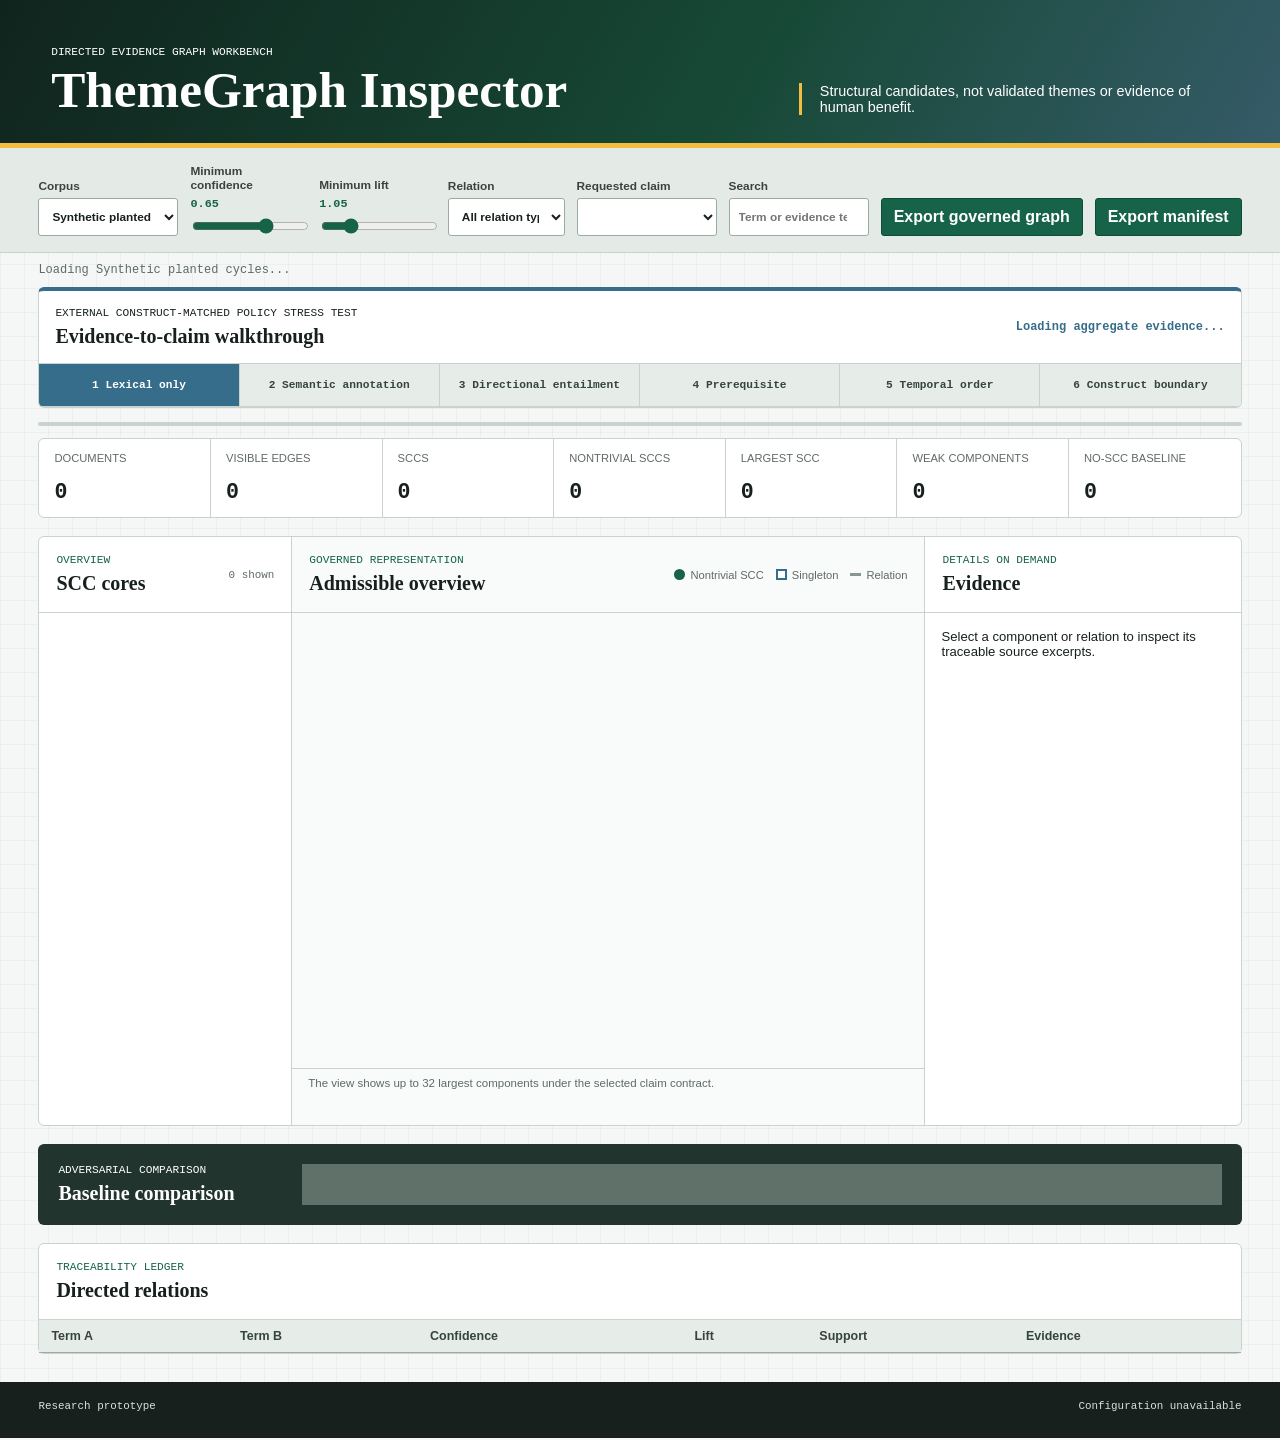
<file: index.html>
<!doctype html>
<html lang="en">
<head>
  <meta charset="utf-8">
  <meta http-equiv="refresh" content="0; url=prototype/index.html">
  <title>ThemeGraph Inspector</title>
  <link rel="canonical" href="prototype/index.html">
</head>
<body>
  <p>Redirecting to the <a href="prototype/index.html">ThemeGraph Inspector</a>...</p>
</body>
</html>
</file>
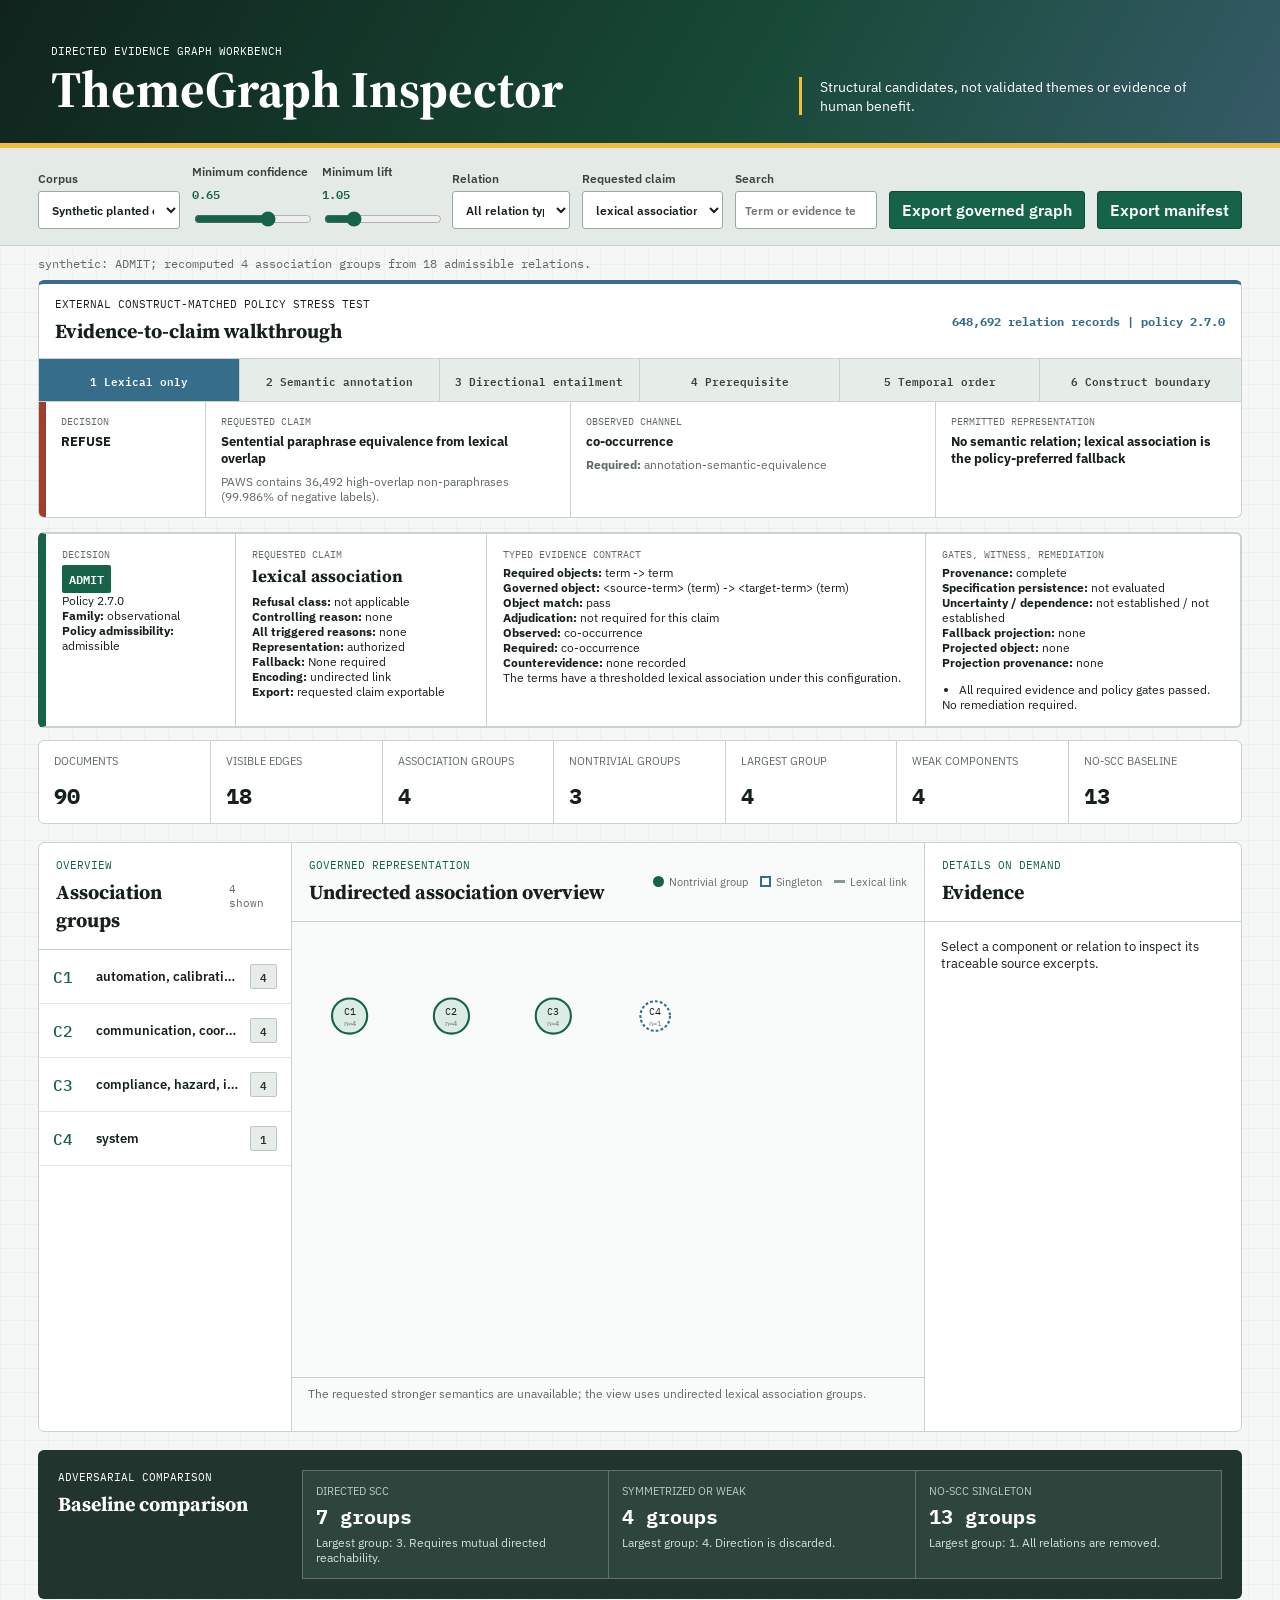
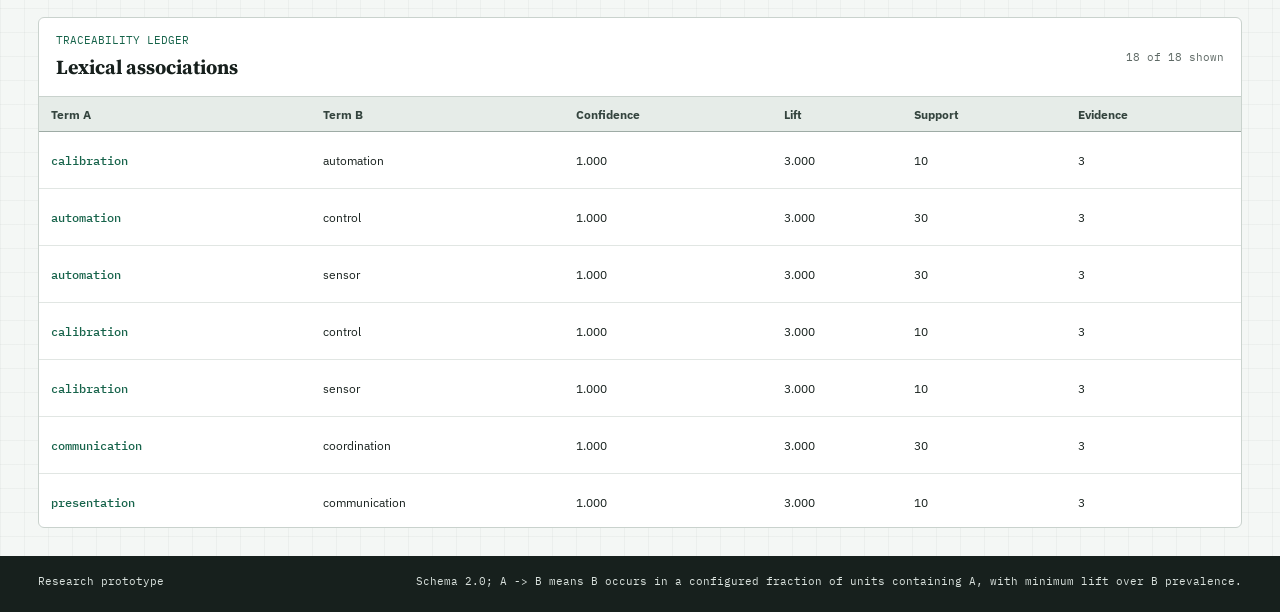
<file: prototype/index.html>
<!doctype html>
<html lang="en">
<head>
  <meta charset="utf-8">
  <meta name="viewport" content="width=device-width, initial-scale=1">
  <meta name="description" content="Inspectable directed evidence graph research prototype">
  <title>ThemeGraph Inspector</title>
  <link rel="preconnect" href="https://fonts.googleapis.com">
  <link rel="preconnect" href="https://fonts.gstatic.com" crossorigin>
  <link href="https://fonts.googleapis.com/css2?family=IBM+Plex+Mono:wght@400;500&amp;family=IBM+Plex+Sans:wght@400;500;600&amp;family=Source+Serif+4:opsz,wght@8..60,650&amp;display=swap" rel="stylesheet">
  <link rel="stylesheet" href="styles.css">
</head>
<body>
  <header class="masthead">
    <div>
      <p class="eyebrow">Directed evidence graph workbench</p>
      <h1>ThemeGraph Inspector</h1>
    </div>
    <p class="claim-warning">Structural candidates, not validated themes or evidence of human benefit.</p>
  </header>

  <main>
    <section class="control-band" aria-labelledby="controls-heading">
      <h2 id="controls-heading" class="sr-only">Analysis controls</h2>
      <label class="corpus-control">Corpus
        <select id="corpus-select"></select>
      </label>
      <label>Minimum confidence <output id="confidence-output" for="confidence">0.65</output>
        <input id="confidence" type="range" min="0" max="1" value="0.65" step="0.01">
      </label>
      <label>Minimum lift <output id="lift-output" for="lift">1.05</output>
        <input id="lift" type="range" min="0.5" max="3" value="1.05" step="0.05">
      </label>
      <label>Relation
        <select id="relation-select"><option value="all">All relation types</option></select>
      </label>
      <label>Requested claim
        <select id="claim-select"></select>
      </label>
      <label>Search
        <input id="search" type="search" placeholder="Term or evidence text">
      </label>
      <button id="export-button" type="button" title="The active certificate governs this export">Export governed graph</button>
      <button id="manifest-button" type="button">Export manifest</button>
    </section>

    <div id="status" class="status" role="status" aria-live="polite">Loading analysis...</div>

    <section class="validation-workbench" aria-labelledby="validation-heading">
      <div class="validation-heading">
        <div>
          <p class="eyebrow">External construct-matched policy stress test</p>
          <h2 id="validation-heading">Evidence-to-claim walkthrough</h2>
        </div>
        <strong id="validation-count">Loading aggregate evidence...</strong>
      </div>
      <div class="walkthrough-tabs" role="tablist" aria-label="Evidence contract states">
        <button type="button" role="tab" aria-selected="true" data-walkthrough="lexical">1 Lexical only</button>
        <button type="button" role="tab" aria-selected="false" data-walkthrough="semantic">2 Semantic annotation</button>
        <button type="button" role="tab" aria-selected="false" data-walkthrough="entailment">3 Directional entailment</button>
        <button type="button" role="tab" aria-selected="false" data-walkthrough="prerequisite">4 Prerequisite</button>
        <button type="button" role="tab" aria-selected="false" data-walkthrough="temporal">5 Temporal order</button>
        <button type="button" role="tab" aria-selected="false" data-walkthrough="boundary">6 Construct boundary</button>
      </div>
      <div id="walkthrough-content" class="walkthrough-content" role="tabpanel"></div>
    </section>

    <section id="certificate-panel" class="certificate-panel" aria-label="Executable claim-admissibility contract"></section>

    <section class="metric-band" aria-label="Current structural metrics">
      <div><span>Documents</span><strong id="metric-documents">0</strong></div>
      <div><span>Visible edges</span><strong id="metric-edges">0</strong></div>
      <div><span id="metric-sccs-label">SCCs</span><strong id="metric-sccs">0</strong></div>
      <div><span id="metric-nontrivial-label">Nontrivial SCCs</span><strong id="metric-nontrivial">0</strong></div>
      <div><span id="metric-largest-label">Largest SCC</span><strong id="metric-largest">0</strong></div>
      <div><span>Weak components</span><strong id="metric-weak">0</strong></div>
      <div><span>No-SCC baseline</span><strong id="metric-singletons">0</strong></div>
    </section>

    <section class="workspace" aria-label="Graph analysis workspace">
      <aside class="component-panel" aria-labelledby="components-heading">
        <div class="panel-heading">
          <div>
            <p class="eyebrow">Overview</p>
            <h2 id="components-heading">SCC cores</h2>
          </div>
          <span id="component-count" class="count-label">0 shown</span>
        </div>
        <ol id="component-list" class="component-list"></ol>
      </aside>

      <section class="graph-panel" aria-labelledby="graph-heading">
        <div class="panel-heading">
          <div>
            <p id="graph-eyebrow" class="eyebrow">Governed representation</p>
            <h2 id="graph-heading">Admissible overview</h2>
          </div>
          <div class="legend" aria-label="Graph legend">
            <span><i class="legend-core"></i><span id="legend-core-label">Nontrivial SCC</span></span>
            <span><i class="legend-single"></i>Singleton</span>
            <span><i id="legend-relation-mark" class="legend-relation"></i><span id="legend-relation-label">Relation</span></span>
          </div>
        </div>
        <svg id="graph-view" viewBox="0 0 900 520" role="img" aria-labelledby="graph-title graph-description">
          <title id="graph-title">Condensation graph of filtered strongly connected components</title>
          <desc id="graph-description">Components are labeled C1 onward. The selected claim certificate governs whether direction may be shown. Shape and text distinguish component types without relying on color.</desc>
        </svg>
        <p id="graph-note" class="graph-note">The view shows up to 32 largest components under the selected claim contract.</p>
      </section>

      <aside class="detail-panel" aria-labelledby="detail-heading">
        <div class="panel-heading">
          <div>
            <p class="eyebrow">Details on demand</p>
            <h2 id="detail-heading">Evidence</h2>
          </div>
        </div>
        <div id="detail-content" class="detail-content">
          <p>Select a component or relation to inspect its traceable source excerpts.</p>
        </div>
      </aside>
    </section>

    <section class="comparison-band" aria-labelledby="comparison-heading">
      <div>
        <p class="eyebrow">Adversarial comparison</p>
        <h2 id="comparison-heading">Baseline comparison</h2>
      </div>
      <div id="comparison-content" class="comparison-grid"></div>
    </section>

    <section class="edge-section" aria-labelledby="edges-heading">
      <div class="panel-heading">
        <div>
          <p class="eyebrow">Traceability ledger</p>
          <h2 id="edges-heading">Directed relations</h2>
        </div>
        <span id="edge-count" class="count-label"></span>
      </div>
      <div class="table-wrap">
        <table>
          <thead><tr><th id="edge-source-heading">Term A</th><th id="edge-target-heading">Term B</th><th>Confidence</th><th>Lift</th><th>Support</th><th>Evidence</th></tr></thead>
          <tbody id="edge-table"></tbody>
        </table>
      </div>
    </section>
  </main>

  <footer>
    <span>Research prototype</span>
    <span id="configuration-note">Configuration unavailable</span>
  </footer>
  <script src="app.js"></script>
</body>
</html>
</file>
<file: prototype/styles.css>
:root {
  --ink: #17201d;
  --muted: #5f6a66;
  --paper: #f4f7f5;
  --surface: #ffffff;
  --line: #c9d2cd;
  --green: #16634a;
  --green-soft: #dcece5;
  --red: #a13d2d;
  --yellow: #f0bd3e;
  --blue: #356d8a;
  --focus: #005fcc;
  --radius: 6px;
}

* { box-sizing: border-box; }

body {
  margin: 0;
  color: var(--ink);
  background-color: var(--paper);
  background-image:
    linear-gradient(rgba(23, 32, 29, 0.035) 1px, transparent 1px),
    linear-gradient(90deg, rgba(23, 32, 29, 0.035) 1px, transparent 1px);
  background-size: 24px 24px;
  font-family: "IBM Plex Sans", sans-serif;
  letter-spacing: 0;
}

button, input, select { font: inherit; letter-spacing: 0; }
button, select, input[type="search"] { min-height: 38px; }
button:focus-visible, input:focus-visible, select:focus-visible, .component-button:focus-visible, .graph-node:focus-visible {
  outline: 3px solid var(--focus);
  outline-offset: 2px;
}

.sr-only {
  position: absolute;
  width: 1px;
  height: 1px;
  padding: 0;
  margin: -1px;
  overflow: hidden;
  clip: rect(0, 0, 0, 0);
  white-space: nowrap;
  border: 0;
}

.masthead {
  min-height: 148px;
  padding: 28px clamp(20px, 4vw, 64px);
  display: flex;
  align-items: end;
  justify-content: space-between;
  gap: 32px;
  color: white;
  background: linear-gradient(120deg, #10241d 0%, #174936 58%, #355b68 100%);
  border-bottom: 5px solid var(--yellow);
}

h1, h2, p { margin-top: 0; }
h1, h2 { font-family: "Source Serif 4", serif; letter-spacing: 0; }
h1 { margin-bottom: 0; font-size: clamp(2rem, 4vw, 3.4rem); line-height: 1; }
h2 { margin-bottom: 0; font-size: 1.25rem; }
.eyebrow { margin-bottom: 6px; font-family: "IBM Plex Mono", monospace; font-size: 0.7rem; text-transform: uppercase; letter-spacing: 0; }
.claim-warning { max-width: 430px; margin-bottom: 0; padding-left: 18px; border-left: 3px solid var(--yellow); font-size: 0.9rem; }

main { padding: 0 clamp(16px, 3vw, 48px) 28px; }
.control-band {
  display: grid;
  grid-template-columns: 1.2fr 1fr 1fr 1fr 1.2fr 1.2fr auto auto;
  gap: 12px;
  align-items: end;
  margin: 0 calc(clamp(16px, 3vw, 48px) * -1);
  padding: 16px clamp(16px, 3vw, 48px);
  background: #e4ebe7;
  border-bottom: 1px solid var(--line);
}
.control-band label { display: grid; gap: 5px; color: #39443f; font-size: 0.74rem; font-weight: 600; }
.control-band select, .control-band input[type="search"] { width: 100%; padding: 7px 9px; color: var(--ink); background: var(--surface); border: 1px solid #9ca9a3; border-radius: 3px; }
.control-band input[type="range"] { width: 100%; accent-color: var(--green); }
.control-band output { float: right; color: var(--green); font-family: "IBM Plex Mono", monospace; }
button { padding: 8px 12px; color: white; background: var(--green); border: 1px solid #0f4c38; border-radius: 3px; cursor: pointer; font-weight: 600; }
button:hover { background: #0e4b37; }
button:disabled { color: #6b7470; background: #d5dbd8; border-color: #aeb8b3; cursor: not-allowed; }

.status { min-height: 34px; padding: 10px 0 6px; color: var(--muted); font-family: "IBM Plex Mono", monospace; font-size: 0.75rem; }
.status.error { color: var(--red); font-weight: 600; }
.validation-workbench { margin-bottom: 14px; background: var(--surface); border: 1px solid var(--line); border-top: 4px solid var(--blue); border-radius: var(--radius); overflow: hidden; }
.validation-heading { min-height: 72px; padding: 13px 16px; display: flex; align-items: center; justify-content: space-between; gap: 18px; }
.validation-heading strong { color: var(--blue); font-family: "IBM Plex Mono", monospace; font-size: 0.75rem; }
.walkthrough-tabs { display: grid; grid-template-columns: repeat(6, 1fr); border-top: 1px solid var(--line); border-bottom: 1px solid var(--line); }
.walkthrough-tabs button { min-height: 42px; color: #34443e; background: #e6ece8; border: 0; border-right: 1px solid var(--line); border-radius: 0; font-family: "IBM Plex Mono", monospace; font-size: 0.7rem; }
.walkthrough-tabs button:last-child { border-right: 0; }
.walkthrough-tabs button:hover, .walkthrough-tabs button[aria-selected="true"] { color: white; background: var(--blue); }
.walkthrough-content { display: grid; grid-template-columns: 160px 1.2fr 1.2fr 1fr; border-left: 7px solid var(--line); }
.walkthrough-content.admit { border-left-color: var(--green); }
.walkthrough-content.qualify { border-left-color: #b37900; }
.walkthrough-content.refuse { border-left-color: var(--red); }
.walkthrough-content > div { min-width: 0; padding: 13px 15px; border-right: 1px solid var(--line); }
.walkthrough-content > div:last-child { border-right: 0; }
.walkthrough-content span { display: block; margin-bottom: 5px; color: var(--muted); font-family: "IBM Plex Mono", monospace; font-size: 0.63rem; text-transform: uppercase; }
.walkthrough-content strong { display: block; overflow-wrap: anywhere; font-size: 0.8rem; }
.walkthrough-content p { margin: 7px 0 0; color: var(--muted); font-size: 0.72rem; }
.certificate-panel { margin-bottom: 12px; display: grid; grid-template-columns: 190px minmax(220px, 0.8fr) minmax(280px, 1.4fr) minmax(250px, 1fr); background: var(--surface); border: 2px solid var(--line); border-left-width: 8px; border-radius: var(--radius); }
.certificate-panel.admit { border-left-color: var(--green); }
.certificate-panel.qualify { border-left-color: #b37900; }
.certificate-panel.refuse { border-left-color: var(--red); }
.certificate-panel > div { min-width: 0; padding: 14px 16px; border-right: 1px solid var(--line); }
.certificate-panel > div:last-child { border-right: 0; }
.certificate-panel h2 { margin-bottom: 6px; font-size: 1.05rem; }
.certificate-panel p, .certificate-panel ul { margin-bottom: 0; font-size: 0.76rem; }
.certificate-panel ul { padding-left: 17px; }
.decision-badge { width: fit-content; padding: 4px 7px; color: white; background: var(--green); border-radius: 2px; font-family: "IBM Plex Mono", monospace; font-size: 0.74rem; font-weight: 600; }
.qualify .decision-badge { color: #211900; background: var(--yellow); }
.refuse .decision-badge { background: var(--red); }
.certificate-label { display: block; margin-bottom: 4px; color: var(--muted); font-family: "IBM Plex Mono", monospace; font-size: 0.64rem; text-transform: uppercase; }
.channel-list { overflow-wrap: anywhere; }
.metric-band { display: grid; grid-template-columns: repeat(7, minmax(100px, 1fr)); background: var(--surface); border: 1px solid var(--line); border-radius: var(--radius); }
.metric-band div { padding: 13px 15px; border-right: 1px solid var(--line); }
.metric-band div:last-child { border-right: 0; }
.metric-band span { display: block; min-height: 28px; color: var(--muted); font-size: 0.7rem; text-transform: uppercase; }
.metric-band strong { display: block; font-family: "IBM Plex Mono", monospace; font-size: 1.35rem; }

.workspace { display: grid; grid-template-columns: minmax(220px, 0.8fr) minmax(440px, 2fr) minmax(250px, 1fr); min-height: 590px; margin-top: 18px; background: var(--surface); border: 1px solid var(--line); border-radius: var(--radius); overflow: hidden; }
.component-panel, .detail-panel { min-width: 0; }
.component-panel { border-right: 1px solid var(--line); }
.detail-panel { border-left: 1px solid var(--line); }
.panel-heading { min-height: 76px; padding: 15px 17px; display: flex; align-items: center; justify-content: space-between; gap: 12px; border-bottom: 1px solid var(--line); }
.panel-heading .eyebrow { color: var(--green); }
.count-label { color: var(--muted); font-family: "IBM Plex Mono", monospace; font-size: 0.68rem; }

.component-list { max-height: 512px; margin: 0; padding: 0; overflow: auto; list-style: none; }
.component-button { width: 100%; min-height: 54px; padding: 10px 14px; display: grid; grid-template-columns: 34px 1fr auto; gap: 9px; align-items: center; color: var(--ink); background: white; border: 0; border-bottom: 1px solid #e2e7e4; border-radius: 0; text-align: left; }
.component-button:hover, .component-button.active { background: var(--green-soft); }
.component-id { color: var(--green); font-family: "IBM Plex Mono", monospace; font-weight: 500; }
.component-terms { overflow: hidden; text-overflow: ellipsis; white-space: nowrap; font-size: 0.82rem; }
.component-size { min-width: 27px; padding: 2px 5px; color: #26342f; background: #e7ece9; border: 1px solid #bdc8c2; border-radius: 2px; font-family: "IBM Plex Mono", monospace; font-size: 0.68rem; text-align: center; }

.graph-panel { min-width: 0; background: #f9fbfa; }
.legend { display: flex; flex-wrap: wrap; gap: 12px; color: var(--muted); font-size: 0.7rem; }
.legend i { width: 11px; height: 11px; display: inline-block; margin-right: 5px; vertical-align: -1px; }
.legend-core { background: var(--green); border-radius: 50%; }
.legend-single { background: white; border: 2px solid var(--blue); }
.legend-relation { height: 3px !important; background: #87968f; vertical-align: 3px !important; }
.legend-relation.conditional { height: 7px !important; background: repeating-linear-gradient(90deg, #b37900 0 5px, transparent 5px 8px); border-left: 2px solid #b37900; border-right: 2px solid #b37900; }
.legend-relation.semantic { background: var(--blue); clip-path: polygon(0 35%, 72% 35%, 72% 0, 100% 50%, 72% 100%, 72% 65%, 0 65%); }
.legend-relation.contested { height: 4px !important; background: repeating-linear-gradient(90deg, var(--red) 0 4px, transparent 4px 7px); }
#graph-view { width: 100%; height: 455px; display: block; }

.publication-capture .validation-workbench,
.publication-capture .comparison-band,
.publication-capture .edge-section,
.publication-capture footer { display: none; }
.publication-capture main { padding-top: 10px; }
.publication-capture .control-band { margin-bottom: 10px; }
.publication-capture .certificate-panel { margin-bottom: 10px; }
.publication-capture #graph-view { height: 350px; }
.publication-capture .component-list { max-height: 350px; }
.graph-edge { stroke: #87968f; stroke-width: 1.5; opacity: 0.62; }
.graph-edge.semantic-direction { stroke: var(--blue); marker-end: url(#arrowhead); }
.graph-edge.conditional-asymmetry { stroke: #b37900; stroke-width: 2; stroke-dasharray: 6 4; opacity: 0.72; }
.graph-edge.contested-relation { stroke: var(--red); stroke-width: 2.2; stroke-dasharray: 9 6 2 6; opacity: 0.8; }
.conflict-glyph circle { fill: #fff5f2; stroke: var(--red); stroke-width: 1.5; }
.conflict-glyph path { fill: none; stroke: var(--red); stroke-width: 2; }
.conditional-glyph .glyph-backdrop { fill: #fffaf0; stroke: #d6a52e; stroke-width: 1; }
.conditional-glyph .glyph-origin, .conditional-glyph .glyph-stem { fill: none; stroke: #8a5c00; stroke-width: 2; }
.conditional-glyph .glyph-target { fill: #fffaf0; stroke: #8a5c00; stroke-width: 2; }
.graph-node { cursor: pointer; }
.graph-node circle { stroke-width: 3; }
.graph-node.core circle { fill: var(--green-soft); stroke: var(--green); }
.graph-node.single circle { fill: white; stroke: var(--blue); stroke-dasharray: 4 3; }
.graph-node text { fill: var(--ink); font-family: "IBM Plex Mono", monospace; font-size: 14px; text-anchor: middle; pointer-events: none; }
.graph-node .size-text { font-size: 10px; fill: var(--muted); }
.graph-note { margin: 0; padding: 8px 16px; color: var(--muted); border-top: 1px solid var(--line); font-size: 0.72rem; }

.detail-content { max-height: 512px; padding: 16px; overflow: auto; font-size: 0.82rem; }
.detail-content h3 { margin: 0 0 9px; font-family: "Source Serif 4", serif; }
.term-cloud { display: flex; flex-wrap: wrap; gap: 5px; margin-bottom: 17px; }
.term-cloud span { padding: 3px 6px; background: var(--green-soft); border-left: 3px solid var(--green); font-family: "IBM Plex Mono", monospace; font-size: 0.7rem; }
.evidence-item { margin: 0 0 12px; padding: 10px 0; border-top: 1px solid var(--line); }
.evidence-item cite { display: block; margin-bottom: 5px; color: var(--green); font-family: "IBM Plex Mono", monospace; font-size: 0.66rem; font-style: normal; }
.relation-facts { display: grid; grid-template-columns: 1fr 1fr; margin: 10px 0 16px; border: 1px solid var(--line); }
.relation-facts div { padding: 8px; border-right: 1px solid var(--line); }
.relation-facts div:last-child { border-right: 0; }
.relation-facts span { display: block; color: var(--muted); font-size: 0.65rem; text-transform: uppercase; }

.comparison-band { margin-top: 18px; padding: 20px; display: grid; grid-template-columns: 220px 1fr; gap: 24px; color: white; background: #22342e; border-radius: var(--radius); }
.comparison-grid { display: grid; grid-template-columns: repeat(3, 1fr); gap: 1px; background: #60716a; border: 1px solid #60716a; }
.comparison-grid div { min-height: 90px; padding: 13px; background: #2e453d; }
.comparison-grid span { display: block; color: #bdcbc5; font-size: 0.7rem; text-transform: uppercase; }
.comparison-grid strong { display: block; margin: 5px 0; color: white; font-family: "IBM Plex Mono", monospace; font-size: 1.25rem; }
.comparison-grid p { margin-bottom: 0; color: #d5dfdb; font-size: 0.72rem; }

.edge-section { margin-top: 18px; background: var(--surface); border: 1px solid var(--line); border-radius: var(--radius); }
.table-wrap { max-height: 430px; overflow: auto; }
table { width: 100%; border-collapse: collapse; font-size: 0.78rem; }
th { position: sticky; top: 0; z-index: 1; padding: 9px 12px; color: #34443e; background: #e6ece8; border-bottom: 1px solid #9eaba5; text-align: left; }
td { padding: 9px 12px; border-bottom: 1px solid #e1e6e3; }
tbody tr { cursor: pointer; }
tbody tr:hover, tbody tr:focus-within { background: #edf5f1; }
.edge-link { padding: 0; color: var(--green); background: none; border: 0; font-family: "IBM Plex Mono", monospace; font-weight: 500; }
.edge-link:hover { color: #0b4934; background: none; text-decoration: underline; }

footer { min-height: 56px; padding: 18px clamp(16px, 3vw, 48px); display: flex; justify-content: space-between; gap: 20px; color: #d9e1dd; background: #17201d; font-family: "IBM Plex Mono", monospace; font-size: 0.68rem; }

@media (max-width: 1180px) {
  .control-band { grid-template-columns: repeat(4, 1fr); }
  .certificate-panel { grid-template-columns: 1fr 1fr; }
  .certificate-panel > div:nth-child(2) { border-right: 0; }
  .certificate-panel > div:nth-child(-n+2) { border-bottom: 1px solid var(--line); }
  .walkthrough-content { grid-template-columns: 1fr 1fr; }
  .walkthrough-content > div:nth-child(2) { border-right: 0; }
  .walkthrough-content > div:nth-child(-n+2) { border-bottom: 1px solid var(--line); }
  .workspace { grid-template-columns: 240px 1fr; }
  .detail-panel { grid-column: 1 / -1; border-top: 1px solid var(--line); border-left: 0; }
  .detail-content { max-height: 330px; }
}

@media (max-width: 760px) {
  .masthead { min-height: 180px; align-items: start; flex-direction: column; }
  .control-band { grid-template-columns: 1fr 1fr; }
  .corpus-control { grid-column: 1 / -1; }
  .metric-band { grid-template-columns: repeat(2, 1fr); }
  .certificate-panel { grid-template-columns: 1fr; }
  .certificate-panel > div { border-right: 0; border-bottom: 1px solid var(--line); }
  .certificate-panel > div:last-child { border-bottom: 0; }
  .validation-heading { align-items: start; flex-direction: column; }
  .walkthrough-tabs { grid-template-columns: 1fr 1fr; }
  .walkthrough-tabs button { border-bottom: 1px solid var(--line); }
  .walkthrough-tabs button:nth-child(even) { border-right: 0; }
  .walkthrough-tabs button:nth-last-child(-n+2) { border-bottom: 0; }
  .walkthrough-content { grid-template-columns: 1fr; }
  .walkthrough-content > div { border-right: 0; border-bottom: 1px solid var(--line); }
  .walkthrough-content > div:last-child { border-bottom: 0; }
  .metric-band div { border-bottom: 1px solid var(--line); }
  .workspace { grid-template-columns: 1fr; }
  .component-panel, .detail-panel { border: 0; border-bottom: 1px solid var(--line); }
  .graph-panel { min-height: 520px; }
  .comparison-band { grid-template-columns: 1fr; }
  .comparison-grid { grid-template-columns: 1fr; }
  footer { flex-direction: column; }
}

@media (prefers-reduced-motion: reduce) {
  *, *::before, *::after { scroll-behavior: auto !important; transition: none !important; }
}

.publication-capture {
  width: 1760px;
  min-width: 1760px;
}
.publication-capture .masthead {
  min-height: 112px;
  padding: 20px 32px;
  align-items: end;
  flex-direction: row;
}
.publication-capture h1 { font-size: 2.5rem; }
.publication-capture main { padding: 10px 28px 18px; }
.publication-capture .control-band {
  grid-template-columns: 1.2fr 1fr 1fr 1fr 1.2fr 1.2fr auto auto;
  margin: 0 -28px 10px;
  padding: 12px 28px;
}
.publication-capture .corpus-control { grid-column: auto; }
.publication-capture .certificate-panel {
  grid-template-columns: 190px minmax(220px, 0.8fr) minmax(420px, 1.4fr) minmax(340px, 1fr);
}
.publication-capture .certificate-panel > div {
  border-right: 1px solid var(--line);
  border-bottom: 0;
}
.publication-capture .certificate-panel > div:last-child { border-right: 0; }
.publication-capture .metric-band { grid-template-columns: repeat(7, minmax(100px, 1fr)); }
.publication-capture .workspace {
  min-height: 430px;
  grid-template-columns: minmax(220px, 0.8fr) minmax(600px, 2fr) minmax(300px, 1fr);
}
.publication-capture .component-panel { border-right: 1px solid var(--line); border-bottom: 0; }
.publication-capture .detail-panel { grid-column: auto; border-top: 0; border-left: 1px solid var(--line); }
.publication-capture .detail-content { max-height: 350px; }
</file>
